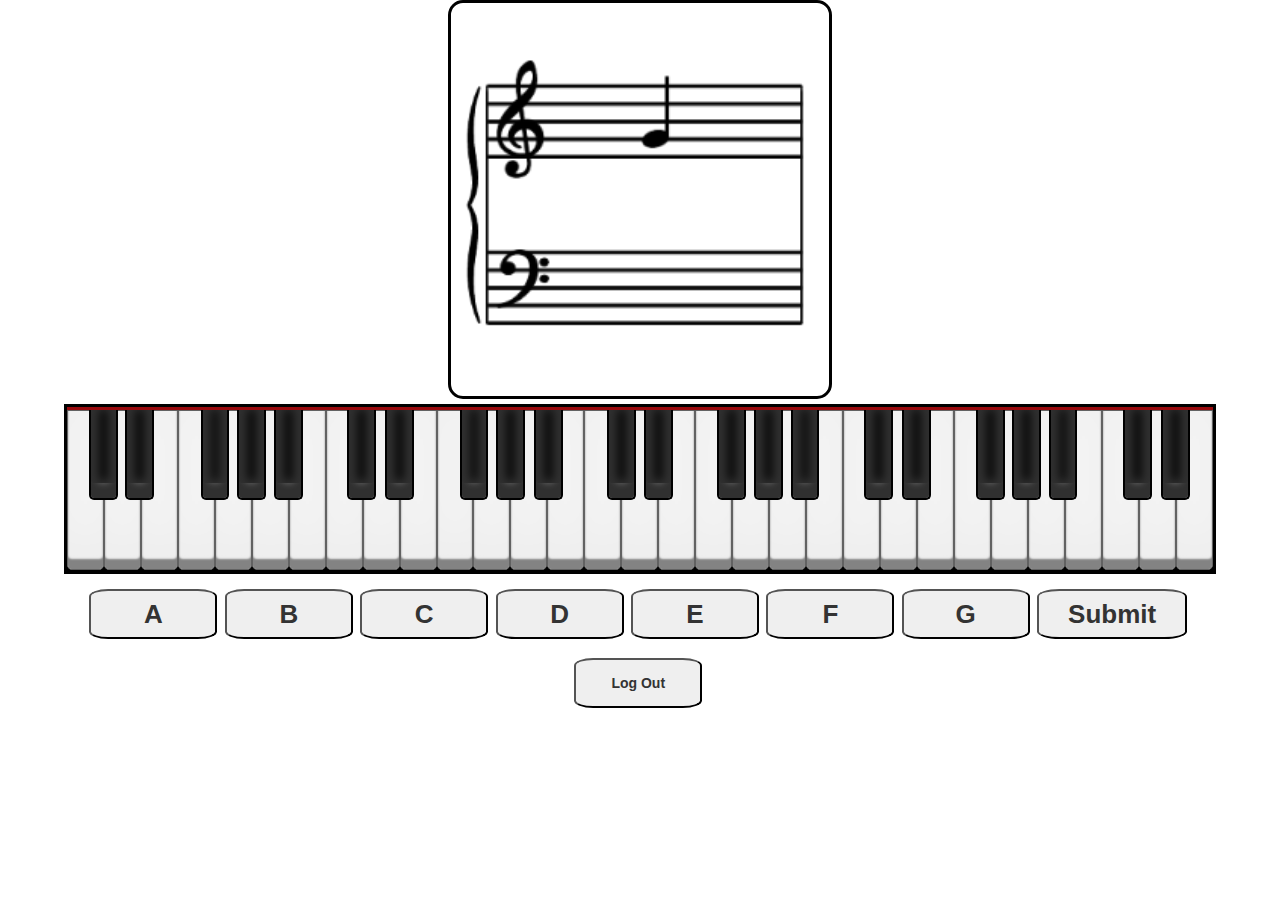
<file: sites/piano/pianoapp/index.html>
<!DOCTYPE html>
<html>
<head>
	<meta charset="UTF-8">
    <title>Flash Cards</title>
    <meta name="viewport" content="width=device-width, initial-scale=1">
    <link rel="stylesheet" href="https://maxcdn.bootstrapcdn.com/bootstrap/3.3.5/css/bootstrap.min.css">
    <link rel="stylesheet" href="styles.css" type="text/css">
    <link href="favicon.ico" rel="icon" type="image/x-icon"/>
    <script src="js_min.js" type="text/javascript"></script>
</head>

<body>

	<!--[IMAGES FOR FLASHCARDS (.PNG)]-->
    <img class="images" id="brace" src="brace.png" alt="brace" style="display: none;"/>
    <img class="images" id="vertical" src="vertical.png" alt="vertical" style="display: none;"/>
    <img class="images" id="vertical2" src="vertical.png" alt="vertical" style="display: none;"/>
    <img class="images" id="staff" src="staff.png" alt="staff" style="display: none;"/>
    <img class="images" id="staff2" src="staff.png" alt="staff" style="display: none;"/>
    <img class="images" id="F_clef" src="F_clef.png" alt="F_clef" style="display: none;"/>
    <img class="images" id="G_clef" src="G_clef.png" alt="G_clef" style="display: none;"/>
    <img class="images" id="ledger" src="ledger.png" alt="ledger" style="display: none;"/>
    <img class="images" id="quarter" src="quarter.png" alt="quarter" style="display: none;"/>
    <img class="images" id="quarterUp" src="quarterUp.png" alt="quarter" style="display: none;"/>
    <!--[END: (Images for flashcards)]-->

<!--[RESULTS POPUP]-->
<div id="overlay"></div>

<div id="results">
  <span id="popUpExit">
		<a href="../controller/logout.php">X</a>
	</span>
	<h1>YOUR RESULTS</h1>
  <hr id="h"/>
  <div id="test">
  	<div class="score">
    	<h2>CORRECT</h2>
      <h2 id="correct">num</h2>
    </div>
    <div class="score" >
      <h2>INCORRECT</h2>
      <h2 id="incorrect">num</h2>
    </div>
    <div class="score">
      <h2>TIME</h2>
      <h2 id="time">num</h2>
    </div>
  </div>
	<div>
	<span>
		<button class="finish" id="replay" onClick="newGame();">Play again</button>
		<button class="finish" id="sendStuff" onClick="sendStuff();">Submit Score</button>
		<button class="finish" onClick="getScores();">Personal Scores</button>
	</span>
	</div>
</div>
<!--[END: (results popup)]-->

<!--[FLASHCARD CANVAS]-->
<canvas id="myCanvas" height="260" width="250"></canvas>
<!--[END: (flashcard canvas)]-->

    <!--[PIANO]-------------------------------------------------------------------------------------------->
<div id="piano" style="border: 3px solid black; background-color: black;">
	<div id="scaling">
    <div id="middle_C"></div>
    <div id="red" style="width: 100%; background-color: #990A0D; height: 3px; z-index:1;"></div>

    <!--[WHITE KEYS]-->
    <div class="key" id="c2" onClick="ChangeKeyBlue(this)" onMouseOver="mov(this)" onMouseOut="moo(this)"></div>
    <div class="key" id="d2" onClick="ChangeKeyBlue(this)" onMouseOver="mov(this)" onMouseOut="moo(this)"></div>
    <div class="key" id="e2" onClick="ChangeKeyBlue(this)" onMouseOver="mov(this)" onMouseOut="moo(this)"></div>
    <div class="key" id="f2" onClick="ChangeKeyBlue(this)" onMouseOver="mov(this)" onMouseOut="moo(this)"></div>
    <div class="key" id="g2" onClick="ChangeKeyBlue(this)" onMouseOver="mov(this)" onMouseOut="moo(this)"></div>
    <div class="key" id="a2" onClick="ChangeKeyBlue(this)" onMouseOver="mov(this)" onMouseOut="moo(this)"></div>
    <div class="key" id="b2" onClick="ChangeKeyBlue(this)" onMouseOver="mov(this)" onMouseOut="moo(this)"></div>

		<div class="key" id="c3" onClick="ChangeKeyBlue(this)" onMouseOver="mov(this)" onMouseOut="moo(this)"></div>
    <div class="key" id="d3" onClick="ChangeKeyBlue(this)" onMouseOver="mov(this)" onMouseOut="moo(this)"></div>
    <div class="key" id="e3" onClick="ChangeKeyBlue(this)" onMouseOver="mov(this)" onMouseOut="moo(this)"></div>
    <div class="key" id="f3" onClick="ChangeKeyBlue(this)" onMouseOver="mov(this)" onMouseOut="moo(this)"></div>
    <div class="key" id="g3" onClick="ChangeKeyBlue(this)" onMouseOver="mov(this)" onMouseOut="moo(this)"></div>
    <div class="key" id="a3" onClick="ChangeKeyBlue(this)" onMouseOver="mov(this)" onMouseOut="moo(this)"></div>
    <div class="key" id="b3" onClick="ChangeKeyBlue(this)" onMouseOver="mov(this)" onMouseOut="moo(this)"></div>

    <div class="key" id="c4" onClick="ChangeKeyBlue(this)" onMouseOver="mov(this)" onMouseOut="moo(this)"></div>
    <div class="key" id="d4" onClick="ChangeKeyBlue(this)" onMouseOver="mov(this)" onMouseOut="moo(this)"></div>
    <div class="key" id="e4" onClick="ChangeKeyBlue(this)" onMouseOver="mov(this)" onMouseOut="moo(this)"></div>
    <div class="key" id="f4" onClick="ChangeKeyBlue(this)" onMouseOver="mov(this)" onMouseOut="moo(this)"></div>
    <div class="key" id="g4" onClick="ChangeKeyBlue(this)" onMouseOver="mov(this)" onMouseOut="moo(this)"></div>
    <div class="key" id="a4" onClick="ChangeKeyBlue(this)" onMouseOver="mov(this)" onMouseOut="moo(this)"></div>
    <div class="key" id="b4" onClick="ChangeKeyBlue(this)" onMouseOver="mov(this)" onMouseOut="moo(this)"></div>

    <div class="key" id="c5" onClick="ChangeKeyBlue(this)" onMouseOver="mov(this)" onMouseOut="moo(this)"></div>
    <div class="key" id="d5" onClick="ChangeKeyBlue(this)" onMouseOver="mov(this)" onMouseOut="moo(this)"></div>
    <div class="key" id="e5" onClick="ChangeKeyBlue(this)" onMouseOver="mov(this)" onMouseOut="moo(this)"></div>
    <div class="key" id="f5" onClick="ChangeKeyBlue(this)" onMouseOver="mov(this)" onMouseOut="moo(this)"></div>
    <div class="key" id="g5" onClick="ChangeKeyBlue(this)" onMouseOver="mov(this)" onMouseOut="moo(this)"></div>
    <div class="key" id="a5" onClick="ChangeKeyBlue(this)" onMouseOver="mov(this)" onMouseOut="moo(this)"></div>
    <div class="key" id="b5" onClick="ChangeKeyBlue(this)" onMouseOver="mov(this)" onMouseOut="moo(this)"></div>

    <div class="key" id="c6" onClick="ChangeKeyBlue(this)" onMouseOver="mov(this)" onMouseOut="moo(this)"></div>
    <div class="key" id="d6" onClick="ChangeKeyBlue(this)" onMouseOver="mov(this)" onMouseOut="moo(this)"></div>
    <div class="key" id="e6" onClick="ChangeKeyBlue(this)" onMouseOver="mov(this)" onMouseOut="moo(this)"></div>
    <!--[END: (white keys)]-->

    <!--[BLACK KEYS]-->
    <div class="flats">

    	<div id="c2s" class="key_b" onClick="ChangeKeyBlue(this)" onMouseOver="mov(this)" onMouseOut="mob(this)"></div>
   		<div id="d2s" class="key_b" style="margin-left: -94.9%" onClick="ChangeKeyBlue(this)" onMouseOver="mov(this)" onMouseOut="mob(this)"></div>
    	<div id="f2s" class="key_b" style="margin-left: -88.3%" onClick="ChangeKeyBlue(this)" onMouseOver="mov(this)" onMouseOut="mob(this)"></div>
    	<div id="g2s" class="key_b" style="margin-left: -85.1%" onClick="ChangeKeyBlue(this)" onMouseOver="mov(this)" onMouseOut="mob(this)"></div>
    	<div id="a2s" class="key_b" style="margin-left: -81.9%" onClick="ChangeKeyBlue(this)" onMouseOver="mov(this)" onMouseOut="mob(this)"></div>

    	<div class="key_b" style="margin-left: -75.5%" onClick="ChangeKeyBlue(this)" onMouseOver="mov(this)" onMouseOut="mob(this)"></div>
   		<div class="key_b" style="margin-left: -72.2%" onClick="ChangeKeyBlue(this)" onMouseOver="mov(this)" onMouseOut="mob(this)"></div>
    	<div class="key_b" style="margin-left: -65.7%" onClick="ChangeKeyBlue(this)" onMouseOver="mov(this)" onMouseOut="mob(this)"></div>
    	<div class="key_b" style="margin-left: -62.5%" onClick="ChangeKeyBlue(this)" onMouseOver="mov(this)" onMouseOut="mob(this)"></div>
    	<div class="key_b" style="margin-left: -59.2%" onClick="ChangeKeyBlue(this)" onMouseOver="mov(this)" onMouseOut="mob(this)"></div>

   	 	<div class="key_b" style="margin-left: -52.8%" onClick="ChangeKeyBlue(this)" onMouseOver="mov(this)" onMouseOut="mob(this)"></div>
   		<div class="key_b" style="margin-left: -49.6%" onClick="ChangeKeyBlue(this)" onMouseOver="mov(this)" onMouseOut="mob(this)"></div>
    	<div class="key_b" style="margin-left: -43.2%" onClick="ChangeKeyBlue(this)" onMouseOver="mov(this)" onMouseOut="mob(this)"></div>
    	<div class="key_b" style="margin-left: -40%" onClick="ChangeKeyBlue(this)" onMouseOver="mov(this)" onMouseOut="mob(this)"></div>
    	<div class="key_b" style="margin-left: -36.8%" onClick="ChangeKeyBlue(this)" onMouseOver="mov(this)" onMouseOut="mob(this)"></div>

    	<div class="key_b" style="margin-left: -30.4%" onClick="ChangeKeyBlue(this)" onMouseOver="mov(this)" onMouseOut="mob(this)"></div>
   		<div class="key_b" style="margin-left: -27.1%" onClick="ChangeKeyBlue(this)" onMouseOver="mov(this)" onMouseOut="mob(this)"></div>
    	<div class="key_b" style="margin-left: -20.6%" onClick="ChangeKeyBlue(this)" onMouseOver="mov(this)" onMouseOut="mob(this)"></div>
    	<div class="key_b" style="margin-left: -17.5%" onClick="ChangeKeyBlue(this)" onMouseOver="mov(this)" onMouseOut="mob(this)"></div>
    	<div class="key_b" style="margin-left: -14.3%" onClick="ChangeKeyBlue(this)" onMouseOver="mov(this)" onMouseOut="mob(this)"></div>

    	<div class="key_b" style="margin-left: -7.8%" onClick="ChangeKeyBlue(this)" onMouseOver="mov(this)" onMouseOut="mob(this)"></div>
   		<div class="key_b" style="margin-left: -4.5%" onClick="ChangeKeyBlue(this)" onMouseOver="mov(this)" onMouseOut="mob(this)"></div>
    </div>
    <!--[END: (black keys)]-->
  </div>
    <!--[END: (#scaling)]-->
</div>
<!--[END: (piano)]-------------------------------------------------------------------------------------------->

    <!--[BOTTOM BUTTONS]-->
  <button id="a" onclick="buttonFunction(this)"><b>A</b></button>
  <button id="b" onclick="buttonFunction(this)"><b>B</b></button>
  <button id="c" onclick="buttonFunction(this)"><b>C</b></button>
  <button id="d" onclick="buttonFunction(this)"><b>D</b></button>
  <button id="e" onclick="buttonFunction(this)"><b>E</b></button>
  <button id="f" onclick="buttonFunction(this)"><b>F</b></button>
  <button id="g" onclick="buttonFunction(this)"><b>G</b></button>
  <button id="submit" onclick="toWhite()"><b>Submit</b></button>
    <!--[END: (bottom buttons)]-->
	<div>
		<a href="../controller/logout.php"><button id="logout"><b>Log Out</b></button></a>
	</div>
</body>
</html>
</file>
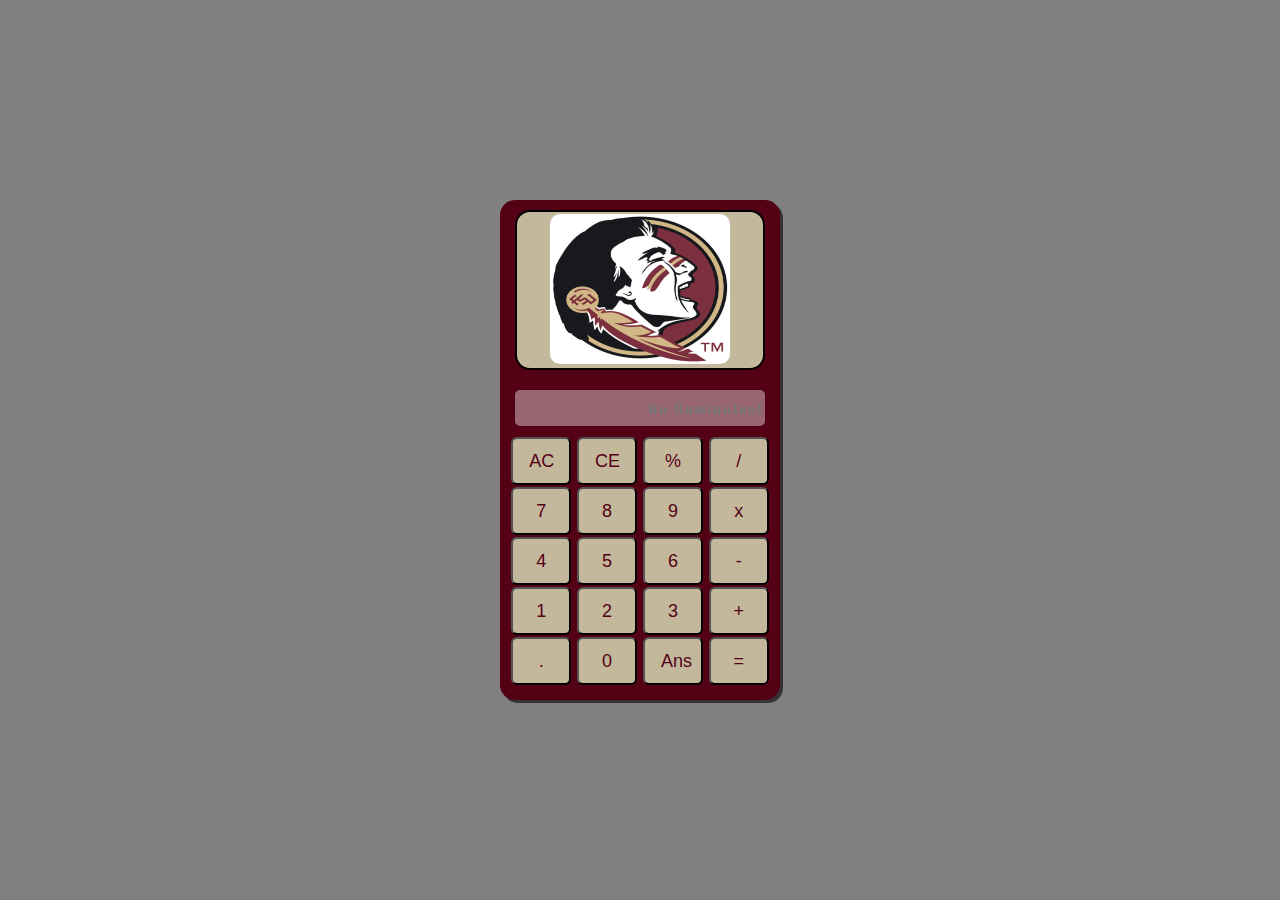
<file: sites/calc/calc.html>
<!doctype html>
<html>
<head>
<meta charset="UTF-8">
<meta name="viewport" content="width=device-width, initial-scale=1">
<title>JS Calculator</title>
<link rel="stylesheet" href="https://maxcdn.bootstrapcdn.com/bootstrap/3.3.5/css/bootstrap.min.css">
<link type="text/css" rel="stylesheet" href="style.css">
<script src="../../js/jquery_3.1.0.min.js" type="text/javascript"></script>
<script src="javascript.js" type="text/javascript" ></script>
</head>

<body>
<div id="cal_buttons">
<div id="pic">
<img src="noles.png" alt="Go Seminoles!">
<iframe id="theme" src="https://www.youtube.com/embed/zM36mqvEia8?start=50" frameborder="0" ></iframe>
<iframe id="pump" src="https://www.youtube.com/embed/rsx3gQxZToA?modestbranding=1" frameborder="0" control="0"></iframe>
</div>
<input class="text" placeholder="Go Seminoles!" readonly>
<div class="row center-block">
<button class="btn-lg" value="AC">AC</button>
<button class="btn-lg" value="CE">CE</button>
<button class="btn-lg" value="%">%</button>
<button class="btn-lg" value="/">/</button>
</div>
<div class="row center-block">
<button class="btn-lg" value="7">7</button>
<button class="btn-lg" value="8">8</button>
<button class="btn-lg" value="9">9</button>
<button class="btn-lg" value="*">x</button>
</div>
<div class="row center-block">
<button class="btn-lg" value="4">4</button>
<button class="btn-lg" value="5">5</button>
<button class="btn-lg" value="6">6</button>
<button class="btn-lg" value="-">-</button>
</div>
<div class="row center-block">
<button class="btn-lg" value="1">1</button>
<button class="btn-lg" value="2">2</button>
<button class="btn-lg" value="3">3</button>
<button class="btn-lg" value="+">+</button>
</div>
<div class="row center-block">
<button class="btn-lg" value=".">.</button>
<button class="btn-lg" value="0">0</button>
<button class="btn-lg" value="Ans">Ans</button>
<button class="btn-lg" value="=">=</button>
</div>
</div>
</body>
</html>
</file>
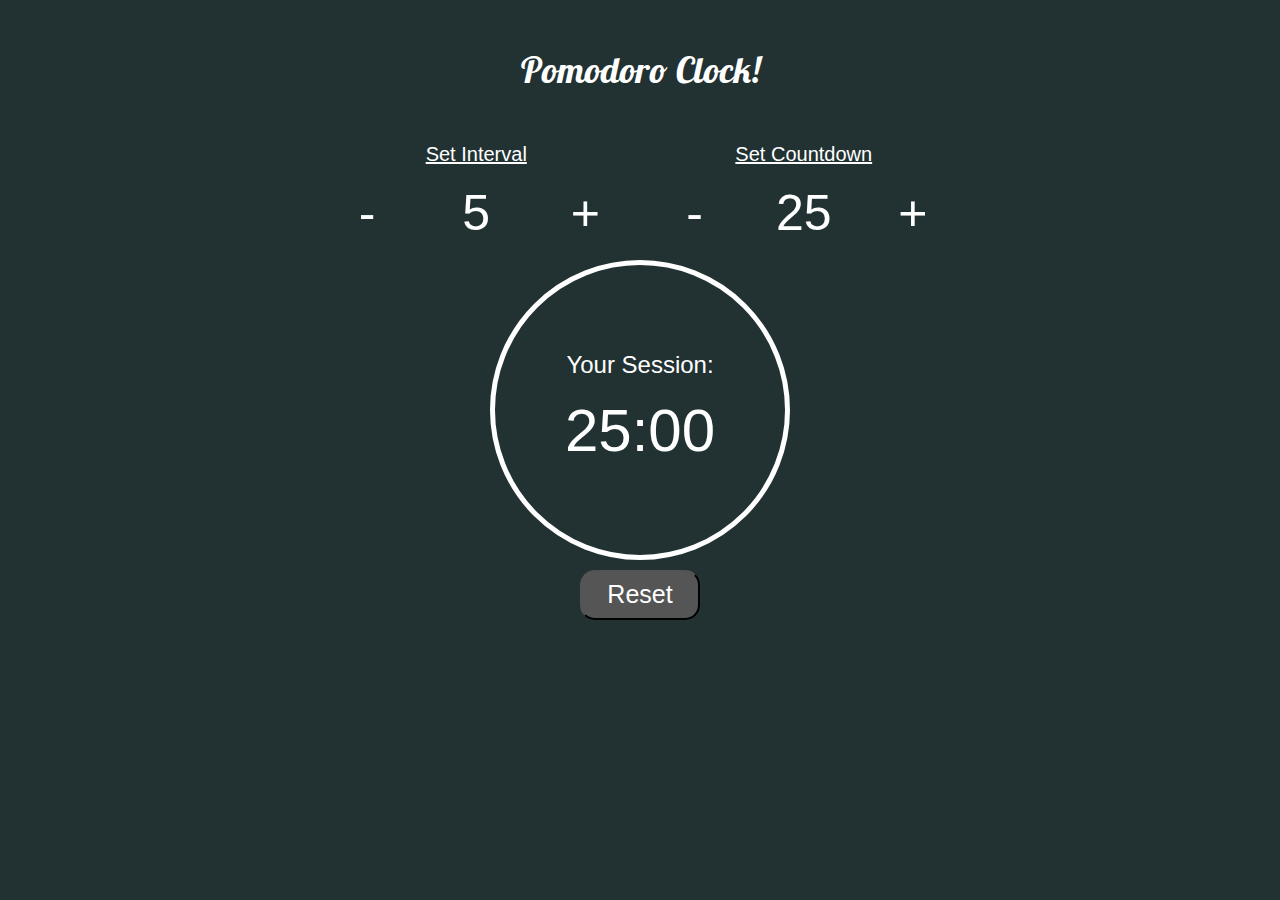
<file: sites/pomodoro/pomodoro.html>
<!doctype html>
<html>
<head>
<meta charset="UTF-8">
<title>Pomodoro Clock</title>
<meta name="viewport" content="width=device-width, initial-scale=1">
<link rel="stylesheet" href="https://maxcdn.bootstrapcdn.com/bootstrap/3.3.5/css/bootstrap.min.css">
<link href="https://fonts.googleapis.com/css?family=Lobster" rel="stylesheet">
<link rel="stylesheet" type="text/css" href="styles.css">
<script src="../../js/jquery_3.1.0.min.js" type="text/javascript"></script>
<script src="javascript.js"></script>
</head>

<body>

<h1>Pomodoro Clock!</h1>
<div id="labels" class="row">
<p class="test col-sm-3 col-sm-offset-3 col-xs-6">Set Interval</p>
<p class="test col-sm-3 col-xs-6">Set Countdown</p>
</div>
<div id="sponge" class="row">
<p class="col col-sm-1 col-sm-offset-3 col-xs-2"><a class="dir" id="down1">-</a></p>
<p class="col-sm-1 col-xs-2" id="break">Break</p>
<p class="col-sm-1 col-xs-2"><a class="dir" id="up1">+</a></p>
<p class="col-sm-1 col-xs-2"><a class="dir" id="down">-</a></p>
<p id="set" class="col-sm-1 col-xs-2">Set</p>
<p class="col-sm-1 col-xs-2"><a class="dir" id="up">+</a></p>
</div>

<div id="pink">
<div id="middle">
<h3>Your Session:</h3>
<p id="time">TIME!</p>
</div>
</div>

<button onClick="reset();">Reset</button>

</body>
</html>
</file>
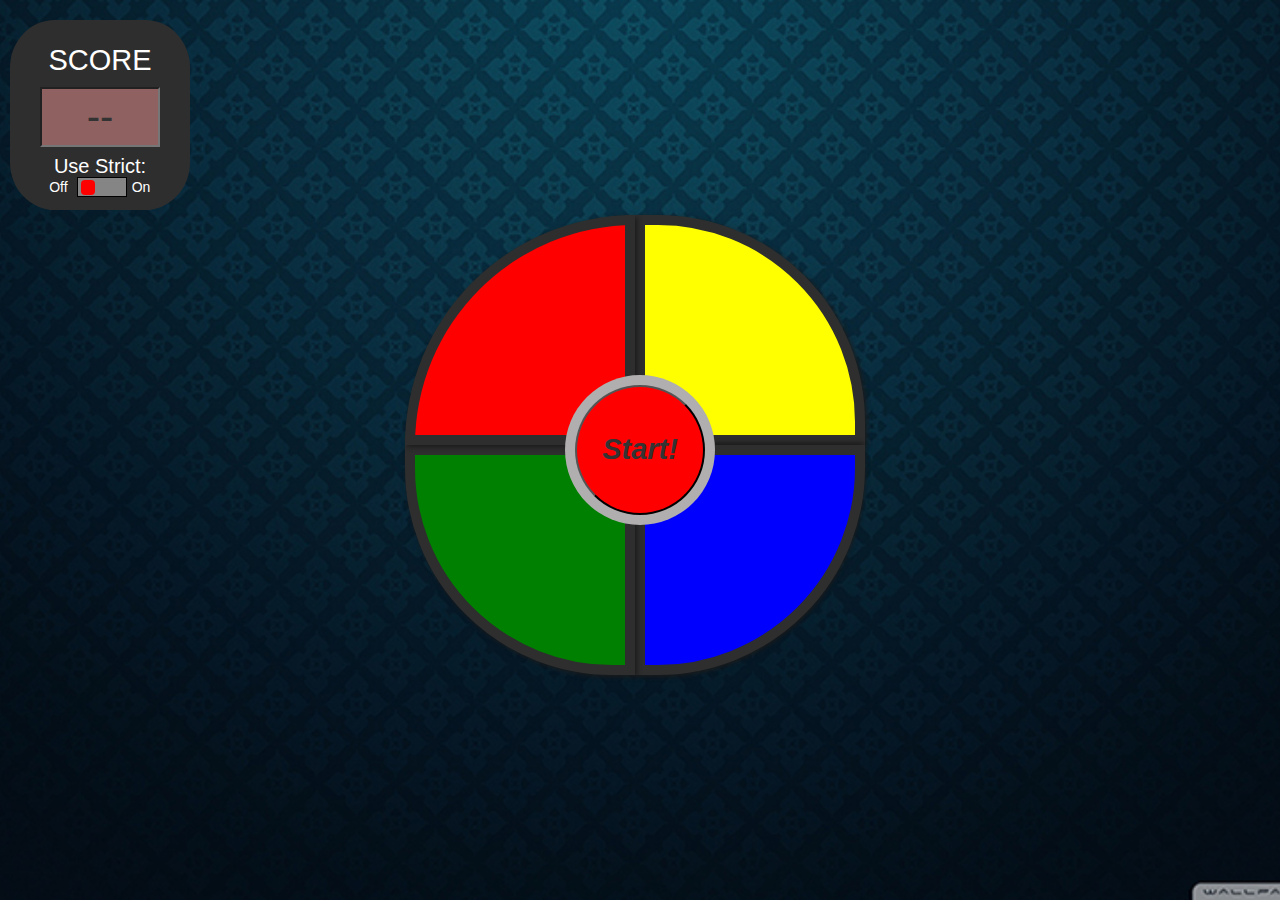
<file: sites/simon/simon.html>
<!doctype html>
<html>
<head>
<meta charset="UTF-8">
<title>SimonJS</title>
<link rel="stylesheet" href="https://maxcdn.bootstrapcdn.com/bootstrap/3.3.5/css/bootstrap.min.css">
<meta name="viewport" content="width=device-width, initial-scale=1">
<link href="styles.css" rel="stylesheet" type="text/css">
<script src="https://ajax.googleapis.com/ajax/libs/jquery/3.1.0/jquery.min.js"></script>
<script src="js_min.js" type="text/javascript"></script>
</head>

<body>

<div id="score">
<h1>SCORE</h1>
<input id="screen" readonly>
<h2>Use Strict:</h2>
<div id="box" class="row">
<div class="col-xs-3 col-xs-offset-1">Off</div><div id="strict-box" class="col-xs-5">
<div id="strict-btn"></div>
</div><div class="col-xs-3">On</div>
</div>
</div>

<audio id="soundOne" src="https://s3.amazonaws.com/freecodecamp/simonSound1.mp3"></audio>
<audio id="soundTwo" src="https://s3.amazonaws.com/freecodecamp/simonSound2.mp3"></audio>
<audio id="soundThree" src="https://s3.amazonaws.com/freecodecamp/simonSound3.mp3"></audio>
<audio id="soundFour" src="https://s3.amazonaws.com/freecodecamp/simonSound4.mp3"></audio>

<div id="circle">
	<div id="red" class="colorBtn"></div>
	<div id="yellow" class="colorBtn"></div>
	<div id="blue" class="colorBtn"></div>
	<div id="green" class="colorBtn"></div>
<div id="center">
<button id="start"><b>Start!</b></button>
</div>
</div>
</body>
</html>
</file>
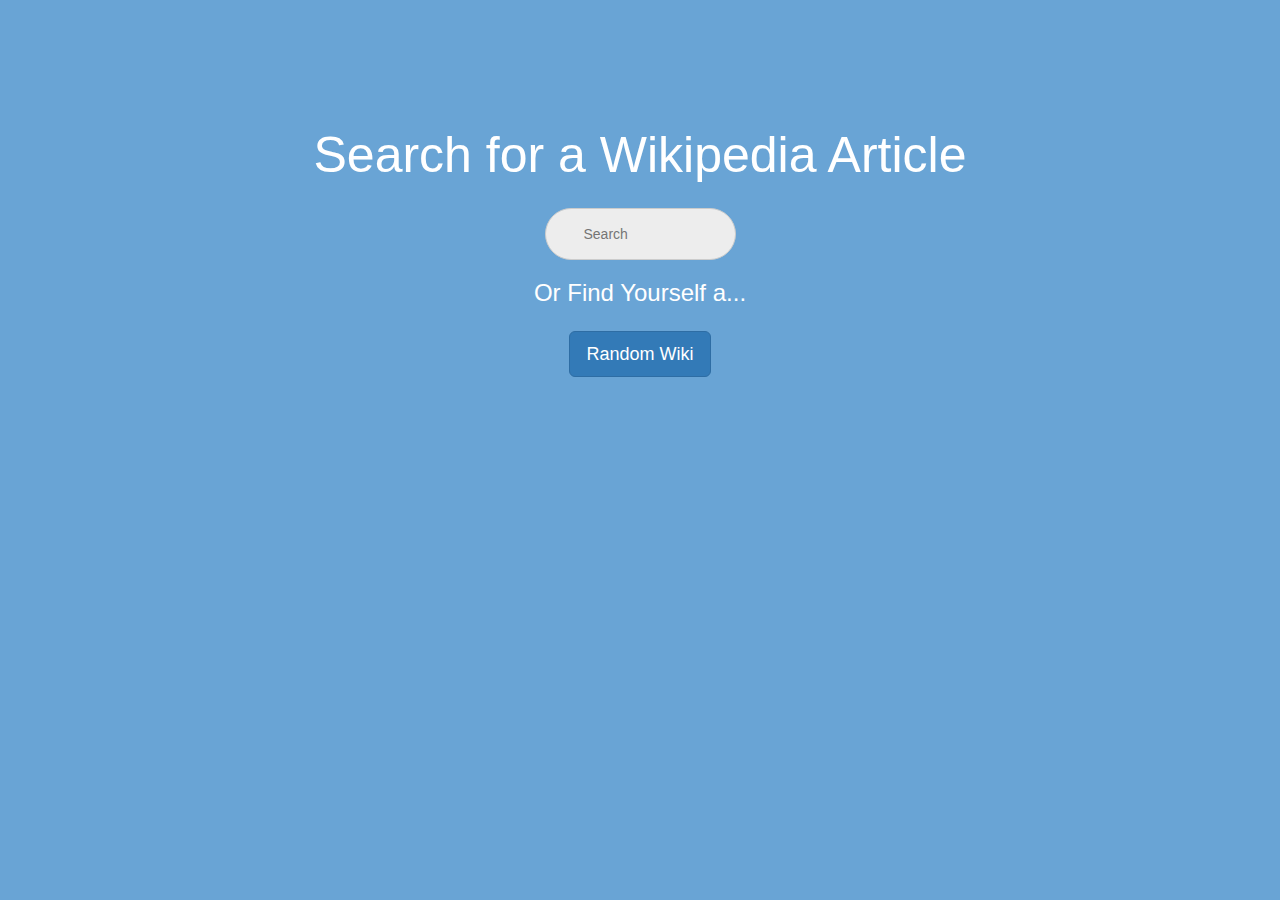
<file: sites/wiki/wiki.html>
<!doctype html>
<html>
<head>
<meta charset="UTF-8">
<title>Wiki_API</title>
<link rel="stylesheet" href="https://maxcdn.bootstrapcdn.com/bootstrap/3.3.5/css/bootstrap.min.css">
<link href="wiki.css" type="text/css" rel="stylesheet">
<script src="https://ajax.googleapis.com/ajax/libs/jquery/3.1.0/jquery.min.js"></script>
<script type="text/javascript" src="wiki.js"></script>
</head>

<body>
<h1>Search for a Wikipedia Article</h1>

<section>
<input id="finder" type="search" placeholder="Search" tabindex="0"><br>
</section>

<h3>Or Find Yourself a...</h3>

<a href="http://en.wikipedia.org/wiki/Special:Random" target="_blank"><button class="btn btn-primary btn-lg">Random Wiki</button></a>

<div id="wikis"></div>
</body>
</html>
</file>
<file: sites/piano/pianoapp/styles.css>
/* CSS */
body{
	margin: 0;
	text-align: center;
	}

#myCanvas{
	width: 30%;
	border:3px solid #000000;
	border-radius: 15px;
	}

hr {
    padding: 0;
    border: none;
    border-top: medium double #333;
    color: #333;
    text-align: center;
}
hr:after {
    content: "Bravo!";
	font-style: italic;
    display: inline-block;
    position: relative;
    top: -0.7em;
    font-size: 1.5em;
    padding: 0 0.25em;
    background: white;
}

a{
	text-decoration: none;
	color: inherit;
}

#buttons{
	text-align: center;
}
.key{
	float: left;
	width: 3.225%;
	height: 160px;
  	border: 1px solid #626262;
	background-color: white;
	border-radius: 0 0 5px 5px;
	box-shadow: 0px -10px 2px 0px #838383 inset, 0 -20px 40px 10px #EEEEEE inset;
}

.key:active {
	 border: 1px solid #343434;

	background-image: -moz-linear-gradient(center bottom , #E41215 90%, #FFFFFF 100%);
	-moz-box-shadow: 0 -5px 2px 0px #838383 inset,0 -3px 20px -3px #272927 inset;

	background-image: -gradient(center bottom , #FFFFFF 90%, #E41215 100%);
	-webkit-box-shadow: 0 -5px 20px -3px #272927 inset;

	background-image: linear-gradient(#E41215, #FFFFFF);
	box-shadow: 0 -5px 20px -3px #272927 inset;
}

.key_b{
	z-index: 1;
	float: left;
	position: relative;
	margin-left: -98%;
	width: 2.5%;
	height: 90px;
  background-color: #000000;
  border-bottom: 2px solid #000;
  border-left: 2px solid #000;
  border-right: 2px solid #000;

	border-radius: 0 0 5px 5px;
	box-shadow: 0 -9px 10px 9px #303030 inset, 0 -15px #F7F7F7 inset;
}

.key_b, .key:hover{
	cursor: pointer;
	}

.key_b:active{
	z-index:1;
	border: 1px solid #CECECE;
  border-top: 1px solid #626262;
	-moz-box-shadow: 0 0 6px 7px #303030 inset, 0 -5px #F7F7F7 inset;
	-webkit-box-shadow: 0 0 6px 7px #303030 inset, 0 -5px #F7F7F7 inset;
	box-shadow: 0 0 6px 7px #303030 inset, 0 -5px #F7F7F7 inset;
}

.flats{
	z-index: 1;
}

#piano{
	margin: auto;
	width: 90%;
	height: 170px;
	}

button{
	height: 50px;
	width: 10%;
	border-radius: 15%;
	margin: 15px 3.5px 3.5px 0px;
	font-size: 26px;
}

button:hover{
	border: white;
}

button:focus{
	outline: none;
}

#submit{
	height: 50px;
	width: 150px;
	border-radius: 15%;
	margin: 15px 3.5px 3.5px 0px;
	font-size: 26px;
}

#overlay{
	visibility: hidden;
	position: fixed;
	top: 0;
	bottom: 0;
	height: 100%;
	width: 100%;
	background: #999;
	opacity: 0.8;
	z-index: 2;
}

#results{
	visibility: hidden;
	position: absolute;
	top: 30px;
	left: 0;
	right: 0;
	margin: auto;
	background-color: #FFF;
	padding-bottom: 20px;
	width: 70%;
	border-radius: 15px;
	border: 3px solid black;
	text-align:center;
	z-index: 2;
}

#results.show {
	-webkit-animation: pop-swirl 1s ease forwards;
	visibility: visible;
}

#overlay.show {
	visibility: visible;
}

#popUpExit{
	float:right;
	margin-right: 20px;
	font-size: 26px;
}

#popUpExit:hover{
	cursor: pointer;
}

.finish{
	font-size: 18px;
	width: 150px;
	height: 50px;
}

#results h1{
	margin-left: 26px;
}

.score{
	display:inline-block;
	margin: 0 3% 0 3%;
}

#php{
	margin:auto;
}

#php th {
font-family: Arial, Helvetica, sans-serif;
font-size: 26px;
background: #666;
color: #FFF;
padding: 2px 6px;
border: 1px solid #000;
text-align: center;
}

#php td {
font-family: Arial, Helvetica, sans-serif;
font-size: 24px;
padding: 2px 12px;
border: 1px solid #DDD;
}

#logout{
	font-size: 100%;
}

@keyframes pop-swirl {
  0% {
    transform: scale(0) rotate(360deg);
  }
  100% {
    transform: scale(1) rotate(0deg);
  }
}

@media (max-width: 800px){
	#scaling{
	background-color: white;
	width: 1000px;
	height: 185px;
	overflow-x: hidden;
	}
	#piano{
		overflow: scroll;
		overflow-y: hidden;
		height: 180px;
	}
	#middle_C{
		width: 22px;
		height: 10px;
		border-radius: 15%;
		background-color: rgb(61, 152, 209);
		margin-left: 451px;
	}
	#myCanvas{
		width: 40%;
		margin-top: 50px;
	}
	#piano::-webkit-scrollbar {
		width: 0;
		height: 0;
	}
	#piano {
		overflow: -moz-scrollbars-none;
	}
	#results{
		font-size: 16px;
	}
	.score{
		margin: 0 3% 0 3%;
	}
}

@media (max-width: 550px){
	#results{
		font-size: 10px;
	}
	#results h1{
		margin: 40px 7px 0 0;
		font-size: 30px;
	}
	#submit{
		width: 100%;
	}
	#myCanvas{
		width: 60%;
		margin-top: 0px;
	}
	#logout{
		width: 30%;
	}
}
</file>
<file: sites/calc/style.css>
@charset "UTF-8";
/* CSS Document */
@import url(https://fonts.googleapis.com/css?family=Keania+One);

body{
	text-align:center;
	background-color: gray;
}

.text{
	text-align: right;
	letter-spacing: 2px;
	font-family: 'Keania One', Arial, serif;
	}

input{
	width: 250px;
	height: 36px;
	margin: 20px 0px 10px 0px;
	background-color: rgba(255,255,255,.40);
	border: none;
	border-radius: 5px;
}

.btn-lg{
	color: #540115;
	background-color: #C3B89C;
	width: 60px;
	margin: 1px;
}

.btn-lg:focus{
	outline: none;
}

img{
	width: 180px;
	height: 150px;
	position:relative;
	border-radius: 10px;
	margin-top: 2px;
}
#pump{
	width: 250px;
	height: 160px;
	border-radius: 15px;
}

#pic{
	width: 250px;
	height: 160px;
	background-color: #C3B89C;
	margin: auto;
	margin-top: 10px;
	border-radius: 15px;
	border: 2px solid black;
	}

#cal_buttons{
	background-color: #540115;
	border-radius: 15px;
	text-align: center;
	margin: auto;
	position: absolute;
	top: 0;              /*top, right, left, and bottom pertain to position property. Work according to...*/
	left: 0;             /*...position attribute. In this case, absolute.*/
	right: 0;
	bottom: 0;
	width: 280px;
	height: 500px;
	box-shadow: 3px 3px 0px 0px;
}

@media(max-width: 433px){
.btn-lg{
	width: 80px;
	height: 60px;
	margin: 2px;
}

input{
	width: 350px;
}

#pic{
	width: 350px;
	margin-top: 5px;
	}

#pump{
	width: 350px;
	height: 160px;
	border-radius: 15px;
}

#cal_buttons{
	width: 100%;
	height: 100%;
	box-shadow: none;
	border-radius: 0px;
}
}
</file>
<file: sites/pomodoro/styles.css>
@charset "UTF-8";
/* CSS Document */

body{
	text-align: center;
	background: #223232;
	color: white;
}

h1{
	font-family: 'Lobster', cursive;
	margin-top: 50px;
	margin-bottom: 50px;
}
#sponge{
	font-size: 50px;

-webkit-touch-callout: none;
-webkit-user-select: none;
-khtml-user-select: none;
-moz-user-select: none;
-ms-user-select: none;
-o-user-select: none;
user-select: none;
}

.dir{
	color: white;
}

.dir:hover{
	color: pink;
}

#time{
	font-size: 60px;
}

#pink{
	height: 300px;
	width: 300px;
	border: 5px solid white;
	border-radius: 100%;
	margin: auto;
	cursor: pointer;
}

#middle{
	margin: 30% auto;
}

a:hover{
	cursor:pointer;
	text-decoration:none;
}

#labels{
	font-size: 20px;
}

.test{
	text-decoration: underline;
}

button{
	width: 120px;
	height: 50px;
	margin-top: 10px;
	border-radius: 15px;
	font-size: 25px;
	background-color: rgb(85, 85, 85);
}
</file>
<file: sites/simon/styles.css>
@charset "UTF-8";
/* CSS Document */

body{
	background: url(bgrd.jpg) no-repeat center center fixed;
	background-size: cover;
}

#circle{
	margin: auto;
	background-color: transparent;
	border-radius: 50%;
	height: 500px;
	width: 500px;
	position: absolute;
	top: 0; 
	right: 0; 
	left: 0; 
	bottom: 0;
} 

.colorBtn{
	cursor: pointer;
}

#center{
	background-color: #B0AEAE;
	border-radius: 50%;
	height: 150px;
	width: 150px;
	margin: auto;
	position: absolute;
	top: 0; 
	right: 0; 
	left: 0; 
	bottom: 0;
}

a{
-webkit-touch-callout: none;
-webkit-user-select: none;
-khtml-user-select: none;
-moz-user-select: none;
-ms-user-select: none;
-o-user-select: none;
user-select: none;
}

#red{
width: 230px;
height: 230px;
border-radius: 100% 0 0 0;
background-color: red;
position: absolute;
margin-left: 15px;
margin-top: 15px;
border: 10px solid #2E2E2E;
box-shadow: 2px 2px 5px #1B1B1B;
}

#yellow{
width: 230px;
height: 230px;
border-radius: 0 90% 0 0;
background-color: yellow;
margin-left: 245px;
margin-top: 15px;
border: 10px solid #2E2E2E;
box-shadow: 2px 2px 5px #1B1B1B;
}

#blue{
width: 230px;
height: 230px;
border-radius: 0 0 90% 0;
background-color: blue;
margin-left: 245px;
border: 10px solid #2E2E2E;
box-shadow: 0px 2px 5px #1B1B1B, -2px -2px 5px #1B1B1B;
}

#green{
width: 230px;
height: 230px;
border-radius: 0 0 0 90%;
background-color: green;
margin-top: -230px;
margin-left: 15px;
border: 10px solid #2E2E2E;
box-shadow: 2px 2px 5px #1B1B1B;
}

#start{
	margin: 10px 0px 0px 10px;
	height: 130px;
	width: 130px;
	border-radius: 50%;
	background-color: red;
	font-size: 29px;
	font-style: oblique;
}
button:focus{
	outline: none;
}

#score{
	padding-top: 5px;
	margin: 20px 0px 0px 10px;
	background-color: #2E2E2E;
	height: 190px;
	width: 180px;
	border-radius: 25%;
}

#screen{
	margin-left: 30px;
	margin-bottom: -20px;
	height: 60px;
	width: 120px;
	background-color: #8F6161;
	text-align:center;
	font-size: 40px;
}

h1{
	text-align: center;
	color: #FFFFFF;
	font-size: 29px;
}
h2{
	text-align: center;
	color: #FFFFFF;
	font-size: 20px;
	}
	
#strict-box{
	background-color: #858585;
	border: 1px solid black;
	height: 20px;
	width: 50px;
	margin-right: -10px;
}
#strict-btn{
	margin: 2px 0px 0px -12px;
	height: 15px;
	width: 14px;
	background-color: red;
	border-radius: 4px;
}
#box{
	margin: -10px 0px 0px 10px;
	color: white;
}

@media(max-width: 894px){
body{
	margin: 0;
	padding: 0;
}
#circle{
	margin-top: 200px;
	background-color: #2E2E2E;
	border-radius: 50%;
	height: 500px;
	width: 500px;
	position: absolute;
	top: 0; 
	right: 0; 
	left: 0; 
	bottom: 0;
} 

#score{
	margin: auto;
	text-align: center;
	background-color: #2E2E2E;
	height: 190px;
	width: 180px;
}
}
</file>
<file: sites/wiki/wiki.css>
@charset "UTF-8";
/* CSS Document */

body{
	text-align: center;
	background-color: rgba(41,126,195,.70);
}
.wikiItem{
	background-color: #C2C2C2;
	border-radius: 15px;
	cursor:pointer;
	width: 75%;
	margin: auto;
}
.wikiItem:hover{
	background-color: #7E7E7E;
}

a:hover{
	text-decoration:none;
}

h1{
	margin-top: 10%;
	color: white;
	font-size: 50px;
	margin-bottom: 25px;
}
h2{
	text-decoration: underline;
}

h3{
	color: white;
	margin-bottom: 25px;
}

/* trial */


#finder {
	-webkit-appearance: textfield;
	-webkit-box-sizing: content-box;
	font-family: inherit;
	font-size: 100%;
}


#finder {
	background: #ededed url(http://static.tumblr.com/ftv85bp/MIXmud4tx/search-icon.png) no-repeat 15px center;
	border: solid 1px #ccc;
	padding: 15px 16px 15px 38px;
	width: 135px;
	
	-webkit-border-radius: 10em;
	-moz-border-radius: 10em;
	border-radius: 10em;
	
	-webkit-transition: all .5s;
	-moz-transition: all .5s;
	transition: all .5s;
}
#finder:focus {
	width: 170px;
	background-color: #fff;
	border-color: #66CC75;
	
	-webkit-box-shadow: 0 0 5px rgba(109,207,246,.5);
	-moz-box-shadow: 0 0 5px rgba(109,207,246,.5);
	box-shadow: 0 0 5px rgba(109,207,246,.5);
}
</file>
